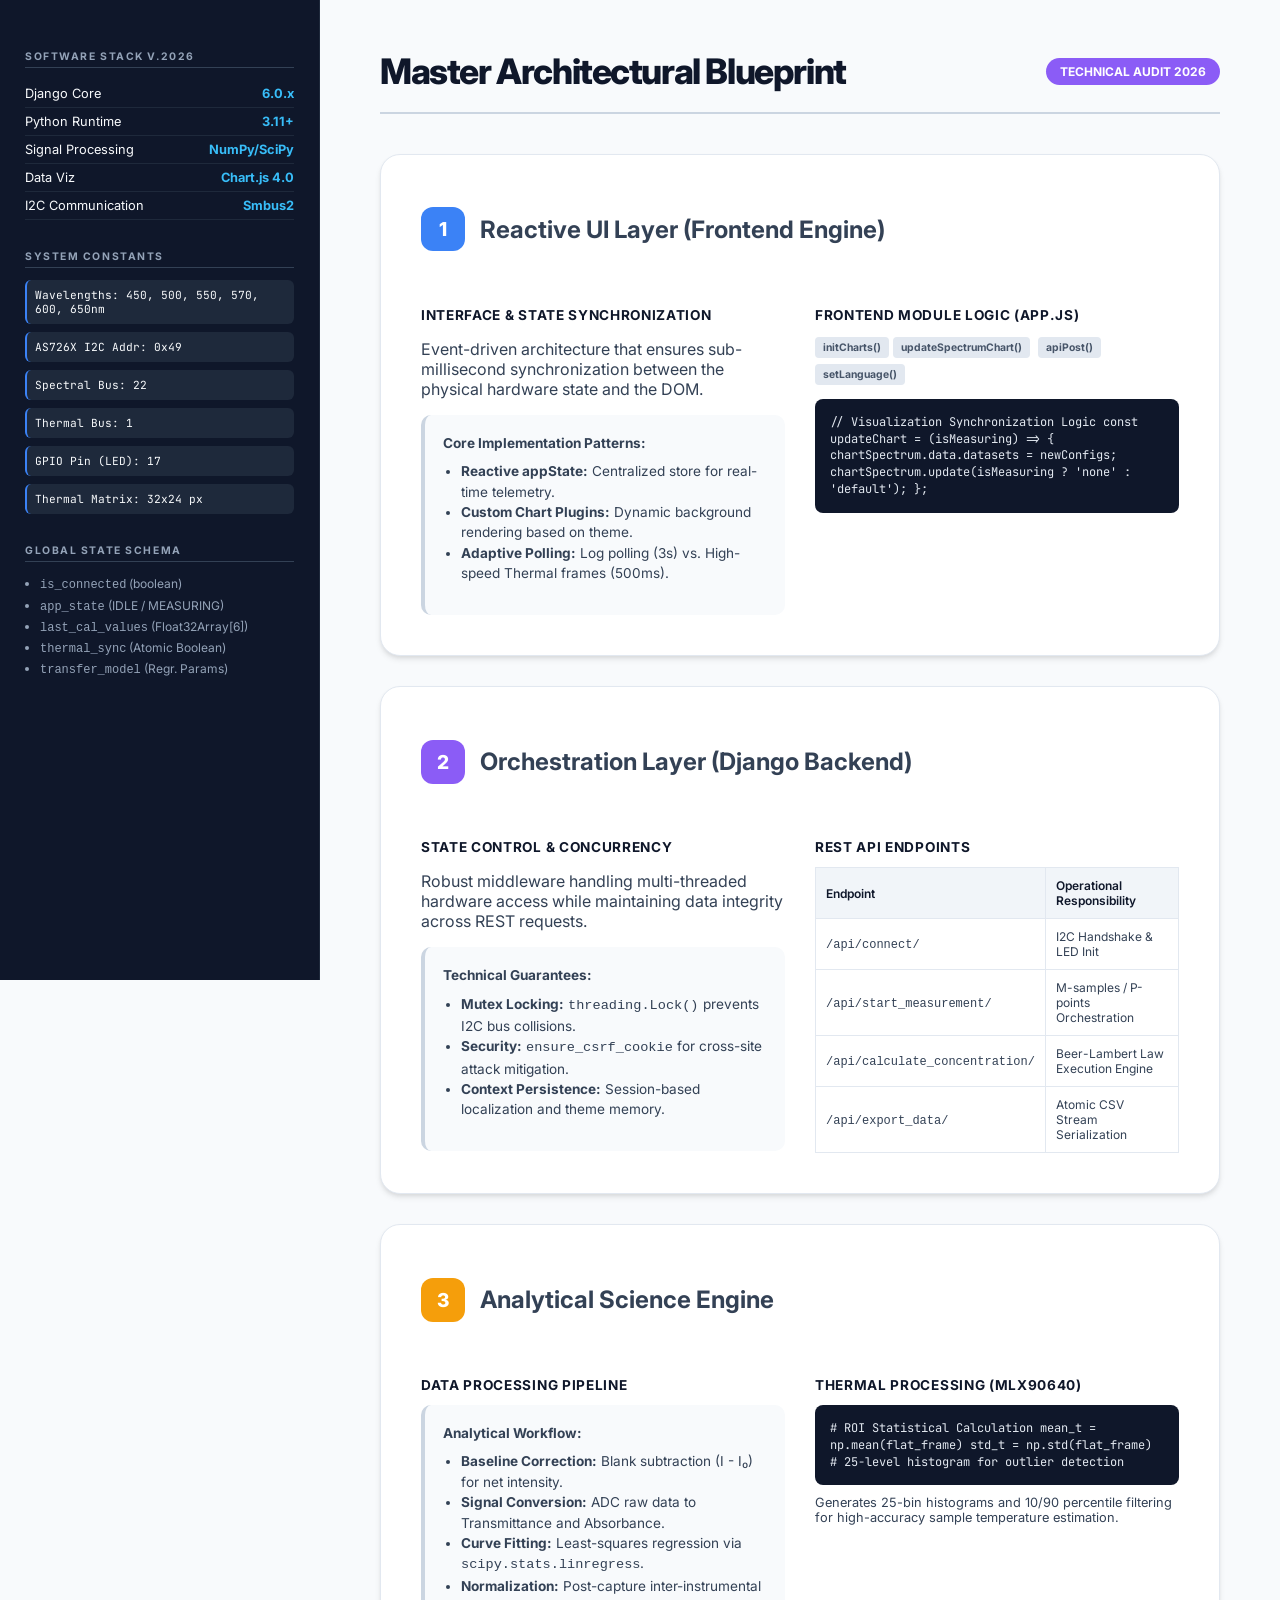
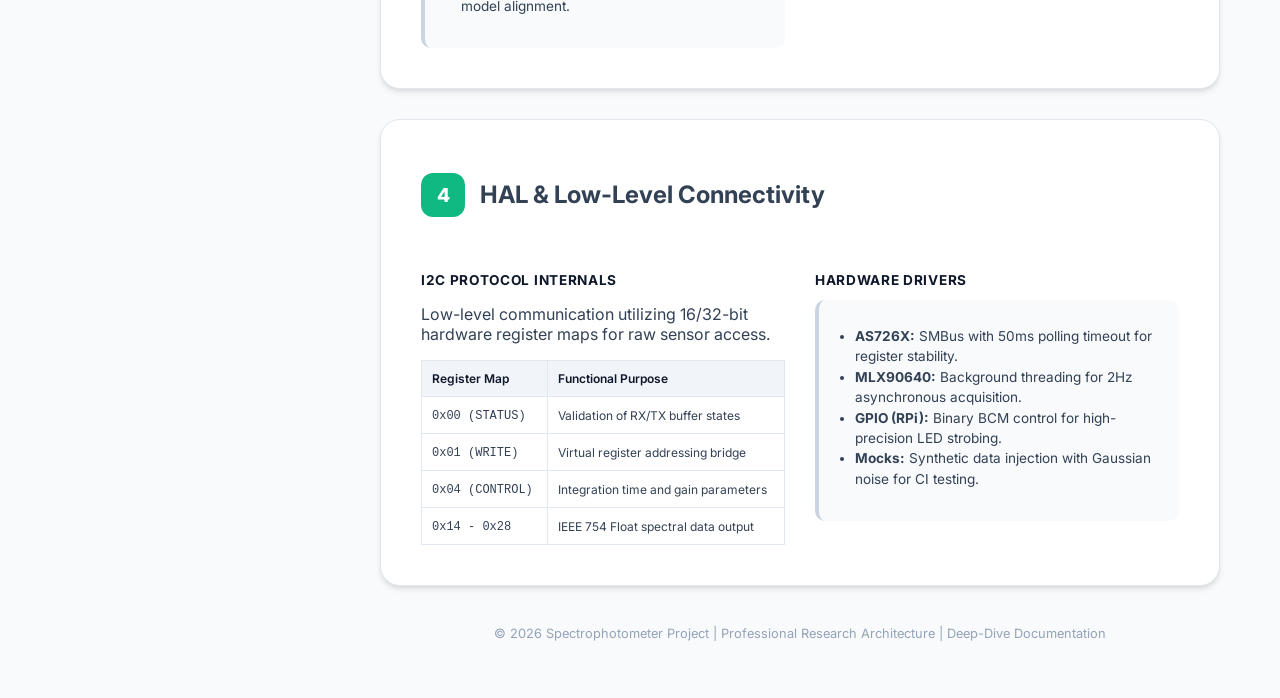
<file: arquitectura_maestra_definitiva.html>
<!--
  Copyright (c) 2026 Sebastian Herrera Betancur
  Biomicrosystems Research Group | Universidad de los Andes
  PROPRIETARY CODE - Unauthorized use, copying or distribution is strictly prohibited.
-->

<!DOCTYPE html>
<html lang="en">
<head>
    <meta charset="UTF-8">
    <meta name="viewport" content="width=device-width, initial-scale=1.0">
    <title>Master Technical Architecture - Spectrophotometer 2026</title>
    <style>
        @import url('https://fonts.googleapis.com/css2?family=Inter:wght@300;400;500;600;700;800&family=JetBrains+Mono:wght@400;500;600&display=swap');

        :root {
            --bg-color: #f8fafc;
            --sidebar-bg: #0f172a;
            --accent-l1: #3b82f6;
            --accent-l2: #8b5cf6;
            --accent-l3: #f59e0b;
            --accent-l4: #10b981;
            --text-main: #334155;
            --text-heading: #0f172a;
            --border-color: #e2e8f0;
            --card-shadow: 0 4px 6px -1px rgba(0, 0, 0, 0.1), 0 2px 4px -1px rgba(0, 0, 0, 0.06);
        }

        body {
            font-family: 'Inter', sans-serif;
            background-color: var(--bg-color);
            color: var(--text-main);
            margin: 0;
            display: grid;
            grid-template-columns: 320px 1fr;
            min-height: 100vh;
        }

        /* SIDEBAR - Technical Specs */
        aside {
            background: var(--sidebar-bg);
            color: #f8fafc;
            padding: 40px 25px;
            overflow-y: auto;
            border-right: 1px solid #1e293b;
            position: sticky;
            top: 0;
            height: 100vh;
        }

        .sidebar-section { margin-bottom: 30px; }
        .sidebar-section h3 {
            font-size: 0.65rem;
            text-transform: uppercase;
            letter-spacing: 0.15em;
            color: #94a3b8;
            margin-bottom: 12px;
            border-bottom: 1px solid #334155;
            padding-bottom: 4px;
        }

        .tech-list { list-style: none; padding: 0; margin: 0; }
        .tech-list li {
            display: flex;
            justify-content: space-between;
            font-size: 0.8rem;
            padding: 6px 0;
            border-bottom: 1px solid #1e293b;
        }
        .tech-list li b { color: #38bdf8; }

        .constants-grid {
            display: grid;
            grid-template-columns: 1fr;
            gap: 8px;
            font-family: 'JetBrains Mono', monospace;
            font-size: 0.7rem;
        }
        .const-item { 
            background: #1e293b; 
            padding: 8px; 
            border-radius: 6px;
            border-left: 2px solid var(--accent-l1);
        }

        /* MAIN - Architecture Deep Dive */
        main { padding: 50px 60px; }

        .header { 
            margin-bottom: 40px; 
            border-bottom: 2px solid #cbd5e1; 
            padding-bottom: 20px;
            display: flex;
            align-items: center;
            justify-content: space-between;
        }
        .header h1 { 
            font-size: 2.2rem; 
            font-weight: 800; 
            margin: 0; 
            letter-spacing: -0.04em; 
            color: var(--text-heading); 
        }
        .header .badge { 
            background: var(--accent-l2); 
            color: white; 
            padding: 6px 14px; 
            border-radius: 99px; 
            font-size: 0.75rem; 
            font-weight: 700;
        }

        .layer-block {
            background: white;
            border-radius: 20px;
            padding: 40px;
            margin-bottom: 30px;
            box-shadow: var(--card-shadow);
            border: 1px solid var(--border-color);
        }

        .layer-title {
            display: flex;
            align-items: center;
            gap: 15px;
            margin-bottom: 25px;
        }
        .layer-number {
            width: 44px;
            height: 44px;
            border-radius: 12px;
            display: flex;
            align-items: center;
            justify-content: center;
            color: white;
            font-weight: 800;
            font-size: 1.2rem;
        }

        .layer-content { display: grid; grid-template-columns: 1fr 1fr; gap: 30px; }

        .sub-section h4 {
            font-size: 0.85rem;
            text-transform: uppercase;
            color: var(--text-heading);
            margin-bottom: 12px;
            display: flex;
            align-items: center;
            gap: 8px;
            letter-spacing: 0.05em;
        }

        .deep-dive-box {
            background: #f8fafc;
            border-radius: 10px;
            padding: 18px;
            border-left: 4px solid #cbd5e1;
            font-size: 0.85rem;
            line-height: 1.5;
        }

        .code-snippet {
            font-family: 'JetBrains Mono', monospace;
            font-size: 0.75rem;
            background: #0f172a;
            color: #e2e8f0;
            padding: 15px;
            border-radius: 8px;
            margin-top: 10px;
            line-height: 1.4;
        }

        .tag {
            font-size: 0.65rem;
            font-weight: 700;
            padding: 4px 8px;
            border-radius: 4px;
            background: #e2e8f0;
            margin-right: 4px;
            margin-bottom: 4px;
            display: inline-block;
            color: #475569;
        }

        .protocol-table {
            width: 100%;
            font-size: 0.75rem;
            border-collapse: collapse;
            margin-top: 10px;
        }
        .protocol-table th, .protocol-table td { border: 1px solid #e2e8f0; padding: 10px; text-align: left; }
        .protocol-table th { background: #f1f5f9; color: var(--text-heading); font-weight: 600; }

        .bg-l1 { background: var(--accent-l1); }
        .bg-l2 { background: var(--accent-l2); }
        .bg-l3 { background: var(--accent-l3); }
        .bg-l4 { background: var(--accent-l4); }

        footer {
            margin-top: 40px;
            text-align: center;
            font-size: 0.8rem;
            color: #94a3b8;
        }
    </style>
</head>
<body>

    <aside>
        <div class="sidebar-section">
            <h3>SOFTWARE STACK V.2026</h3>
            <ul class="tech-list">
                <li>Django Core <b>6.0.x</b></li>
                <li>Python Runtime <b>3.11+</b></li>
                <li>Signal Processing <b>NumPy/SciPy</b></li>
                <li>Data Viz <b>Chart.js 4.0</b></li>
                <li>I2C Communication <b>Smbus2</b></li>
            </ul>
        </div>

        <div class="sidebar-section">
            <h3>SYSTEM CONSTANTS</h3>
            <div class="constants-grid">
                <div class="const-item">Wavelengths: 450, 500, 550, 570, 600, 650nm</div>
                <div class="const-item">AS726X I2C Addr: 0x49</div>
                <div class="const-item">Spectral Bus: 22</div>
                <div class="const-item">Thermal Bus: 1</div>
                <div class="const-item">GPIO Pin (LED): 17</div>
                <div class="const-item">Thermal Matrix: 32x24 px</div>
            </div>
        </div>

        <div class="sidebar-section">
            <h3>GLOBAL STATE SCHEMA</h3>
            <ul style="font-size: 0.75rem; color: #94a3b8; padding-left: 15px; line-height: 1.6;">
                <li><code>is_connected</code> (boolean)</li>
                <li><code>app_state</code> (IDLE / MEASURING)</li>
                <li><code>last_cal_values</code> (Float32Array[6])</li>
                <li><code>thermal_sync</code> (Atomic Boolean)</li>
                <li><code>transfer_model</code> (Regr. Params)</li>
            </ul>
        </div>
    </aside>

    <main>
        <div class="header">
            <h1>Master Architectural Blueprint</h1>
            <span class="badge">TECHNICAL AUDIT 2026</span>
        </div>

        <!-- LAYER 1 -->
        <div class="layer-block">
            <div class="layer-title">
                <div class="layer-number bg-l1">1</div>
                <h2>Reactive UI Layer (Frontend Engine)</h2>
            </div>
            <div class="layer-content">
                <div class="sub-section">
                    <h4>Interface & State Synchronization</h4>
                    <p>Event-driven architecture that ensures sub-millisecond synchronization between the physical hardware state and the DOM.</p>
                    <div class="deep-dive-box">
                        <b>Core Implementation Patterns:</b>
                        <ul style="margin-top: 8px; padding-left: 18px;">
                            <li><b>Reactive appState:</b> Centralized store for real-time telemetry.</li>
                            <li><b>Custom Chart Plugins:</b> Dynamic background rendering based on theme.</li>
                            <li><b>Adaptive Polling:</b> Log polling (3s) vs. High-speed Thermal frames (500ms).</li>
                        </ul>
                    </div>
                </div>
                <div class="sub-section">
                    <h4>Frontend Module Logic (app.js)</h4>
                    <div class="tag">initCharts()</div><div class="tag">updateSpectrumChart()</div>
                    <div class="tag">apiPost()</div><div class="tag">setLanguage()</div>
                    <div class="code-snippet">
// Visualization Synchronization Logic
const updateChart = (isMeasuring) => {
    chartSpectrum.data.datasets = newConfigs;
    chartSpectrum.update(isMeasuring ? 'none' : 'default');
};
                    </div>
                </div>
            </div>
        </div>

        <!-- LAYER 2 -->
        <div class="layer-block">
            <div class="layer-title">
                <div class="layer-number bg-l2">2</div>
                <h2>Orchestration Layer (Django Backend)</h2>
            </div>
            <div class="layer-content">
                <div class="sub-section">
                    <h4>State Control & Concurrency</h4>
                    <p>Robust middleware handling multi-threaded hardware access while maintaining data integrity across REST requests.</p>
                    <div class="deep-dive-box">
                        <b>Technical Guarantees:</b>
                        <ul style="margin-top: 8px; padding-left: 18px;">
                            <li><b>Mutex Locking:</b> <code>threading.Lock()</code> prevents I2C bus collisions.</li>
                            <li><b>Security:</b> <code>ensure_csrf_cookie</code> for cross-site attack mitigation.</li>
                            <li><b>Context Persistence:</b> Session-based localization and theme memory.</li>
                        </ul>
                    </div>
                </div>
                <div class="sub-section">
                    <h4>REST API Endpoints</h4>
                    <table class="protocol-table">
                        <tr><th>Endpoint</th><th>Operational Responsibility</th></tr>
                        <tr><td><code>/api/connect/</code></td><td>I2C Handshake & LED Init</td></tr>
                        <tr><td><code>/api/start_measurement/</code></td><td>M-samples / P-points Orchestration</td></tr>
                        <tr><td><code>/api/calculate_concentration/</code></td><td>Beer-Lambert Law Execution Engine</td></tr>
                        <tr><td><code>/api/export_data/</code></td><td>Atomic CSV Stream Serialization</td></tr>
                    </table>
                </div>
            </div>
        </div>

        <!-- LAYER 3 -->
        <div class="layer-block">
            <div class="layer-title">
                <div class="layer-number bg-l3">3</div>
                <h2>Analytical Science Engine</h2>
            </div>
            <div class="layer-content">
                <div class="sub-section">
                    <h4>Data Processing Pipeline</h4>
                    <div class="deep-dive-box">
                        <b>Analytical Workflow:</b>
                        <ul style="margin-top: 8px; padding-left: 18px;">
                            <li><b>Baseline Correction:</b> Blank subtraction (I - I₀) for net intensity.</li>
                            <li><b>Signal Conversion:</b> ADC raw data to Transmittance and Absorbance.</li>
                            <li><b>Curve Fitting:</b> Least-squares regression via <code>scipy.stats.linregress</code>.</li>
                            <li><b>Normalization:</b> Post-capture inter-instrumental model alignment.</li>
                        </ul>
                    </div>
                </div>
                <div class="sub-section">
                    <h4>Thermal Processing (MLX90640)</h4>
                    <div class="code-snippet">
# ROI Statistical Calculation
mean_t = np.mean(flat_frame)
std_t = np.std(flat_frame)
# 25-level histogram for outlier detection
                    </div>
                    <p style="font-size: 0.8rem; margin-top: 10px;">Generates 25-bin histograms and 10/90 percentile filtering for high-accuracy sample temperature estimation.</p>
                </div>
            </div>
        </div>

        <!-- LAYER 4 -->
        <div class="layer-block">
            <div class="layer-title">
                <div class="layer-number bg-l4">4</div>
                <h2>HAL & Low-Level Connectivity</h2>
            </div>
            <div class="layer-content">
                <div class="sub-section">
                    <h4>I2C Protocol Internals</h4>
                    <p>Low-level communication utilizing 16/32-bit hardware register maps for raw sensor access.</p>
                    <table class="protocol-table">
                        <tr><th>Register Map</th><th>Functional Purpose</th></tr>
                        <tr><td><code>0x00 (STATUS)</code></td><td>Validation of RX/TX buffer states</td></tr>
                        <tr><td><code>0x01 (WRITE)</code></td><td>Virtual register addressing bridge</td></tr>
                        <tr><td><code>0x04 (CONTROL)</code></td><td>Integration time and gain parameters</td></tr>
                        <tr><td><code>0x14 - 0x28</code></td><td>IEEE 754 Float spectral data output</td></tr>
                    </table>
                </div>
                <div class="sub-section">
                    <h4>Hardware Drivers</h4>
                    <div class="deep-dive-box">
                        <ul style="margin-top: 8px; padding-left: 18px;">
                            <li><b>AS726X:</b> SMBus with 50ms polling timeout for register stability.</li>
                            <li><b>MLX90640:</b> Background threading for 2Hz asynchronous acquisition.</li>
                            <li><b>GPIO (RPi):</b> Binary BCM control for high-precision LED strobing.</li>
                            <li><b>Mocks:</b> Synthetic data injection with Gaussian noise for CI testing.</li>
                        </ul>
                    </div>
                </div>
            </div>
        </div>

        <footer>
            <p>© 2026 Spectrophotometer Project | Professional Research Architecture | Deep-Dive Documentation</p>
        </footer>
    </main>

</body>
</html>
</file>
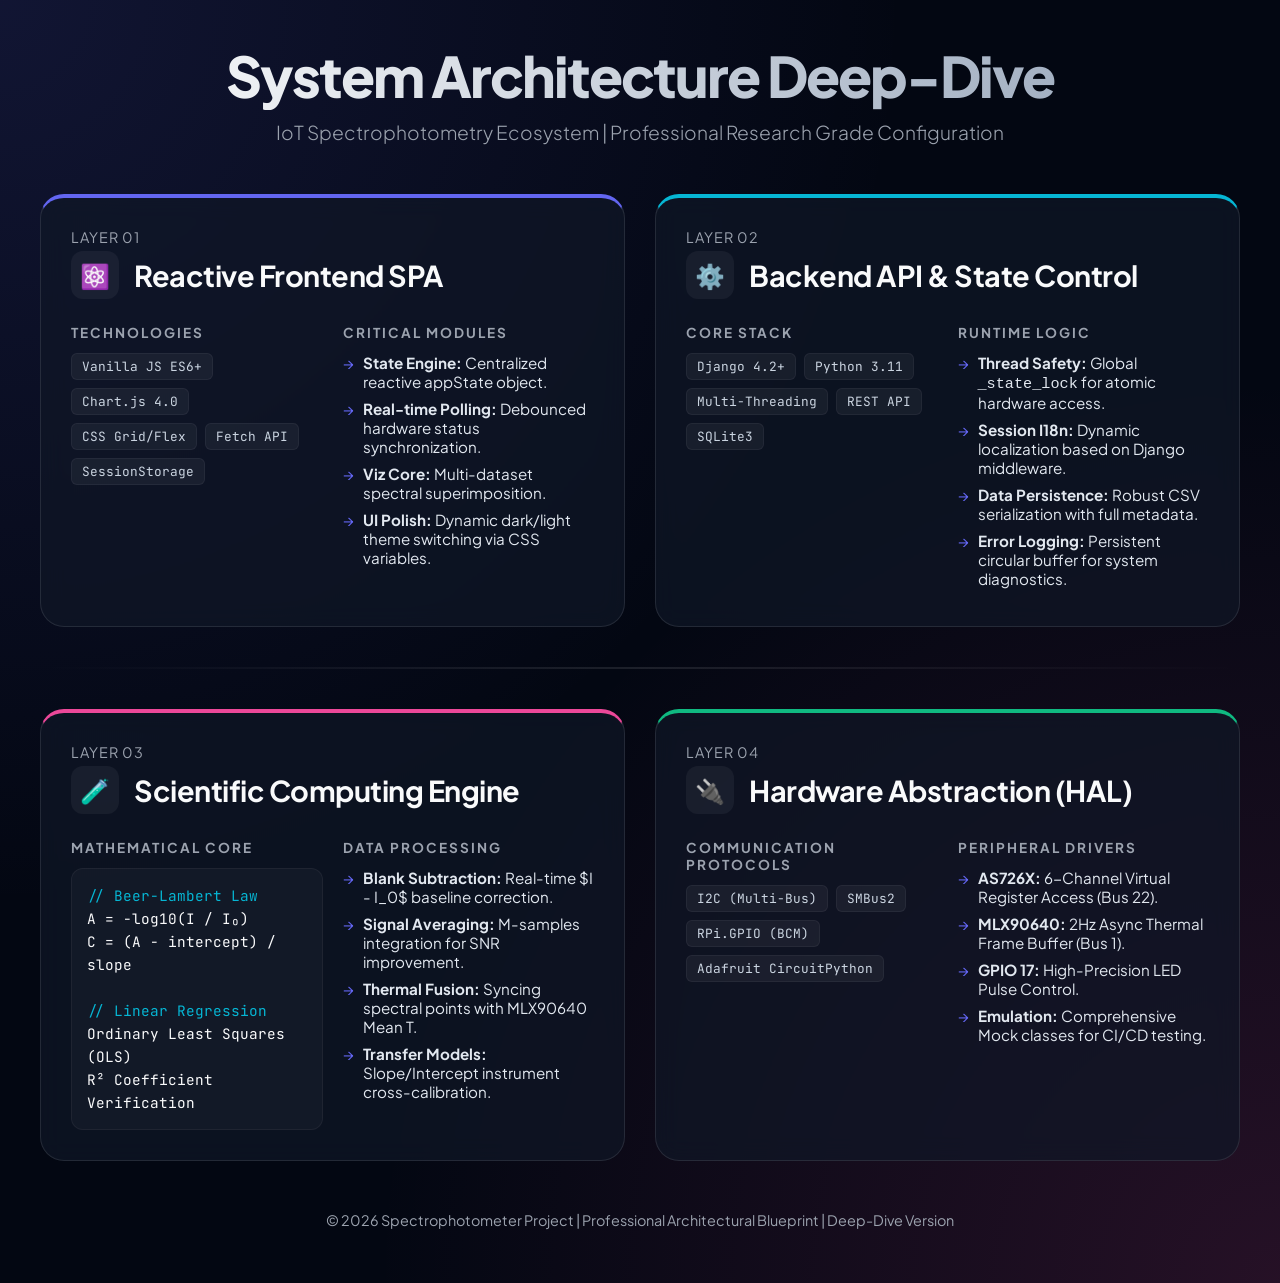
<file: arquitectura_poster_diapositiva.html>
<!--
  Copyright (c) 2026 Sebastian Herrera Betancur
  Biomicrosystems Research Group | Universidad de los Andes
  PROPRIETARY CODE - Unauthorized use, copying or distribution is strictly prohibited.
-->

<!DOCTYPE html>
<html lang="en">
<head>
    <meta charset="UTF-8">
    <meta name="viewport" content="width=device-width, initial-scale=1.0">
    <title>Advanced System Architecture - Spectrophotometer IoT</title>
    <style>
        @import url('https://fonts.googleapis.com/css2?family=Plus+Jakarta+Sans:wght@300;400;600;800&family=JetBrains+Mono:wght@400;700&display=swap');

        :root {
            --bg: #030712;
            --card-bg: rgba(17, 24, 39, 0.7);
            --border: rgba(255, 255, 255, 0.1);
            --accent-primary: #6366f1; /* Indigo */
            --accent-secondary: #06b6d4; /* Cyan */
            --accent-tertiary: #ec4899; /* Pink */
            --accent-quaternary: #10b981; /* Emerald */
            --text-main: #f9fafb;
            --text-muted: #9ca3af;
        }

        * { box-sizing: border-box; }

        body {
            font-family: 'Plus Jakarta Sans', sans-serif;
            background-color: var(--bg);
            background-image: 
                radial-gradient(circle at 0% 0%, rgba(99, 102, 241, 0.15) 0%, transparent 50%),
                radial-gradient(circle at 100% 100%, rgba(236, 72, 153, 0.15) 0%, transparent 50%);
            color: var(--text-main);
            margin: 0;
            padding: 40px;
            min-height: 100vh;
            display: flex;
            flex-direction: column;
            align-items: center;
        }

        .container {
            width: 100%;
            max-width: 1400px;
        }

        header {
            text-align: center;
            margin-bottom: 50px;
        }

        header h1 {
            font-size: 3.5rem;
            font-weight: 800;
            margin: 0;
            background: linear-gradient(to right, #fff, #94a3b8);
            -webkit-background-clip: text;
            -webkit-text-fill-color: transparent;
            letter-spacing: -2px;
        }

        header p {
            color: var(--text-muted);
            font-size: 1.2rem;
            margin-top: 10px;
            font-weight: 300;
        }

        .architecture-grid {
            display: grid;
            grid-template-columns: repeat(2, 1fr);
            gap: 30px;
        }

        .layer {
            background: var(--card-bg);
            backdrop-filter: blur(12px);
            border: 1px solid var(--border);
            border-radius: 24px;
            padding: 30px;
            position: relative;
            overflow: hidden;
            transition: transform 0.3s ease, border-color 0.3s ease;
        }

        .layer:hover {
            border-color: rgba(255, 255, 255, 0.2);
            transform: translateY(-5px);
        }

        .layer-header {
            display: flex;
            align-items: center;
            gap: 15px;
            margin-bottom: 25px;
        }

        .layer-icon {
            width: 48px;
            height: 48px;
            border-radius: 12px;
            display: flex;
            align-items: center;
            justify-content: center;
            font-size: 24px;
            background: rgba(255, 255, 255, 0.05);
        }

        .layer-title {
            font-size: 1.8rem;
            font-weight: 700;
            letter-spacing: -0.5px;
        }

        .layer-subtitle {
            font-size: 0.9rem;
            color: var(--text-muted);
            text-transform: uppercase;
            letter-spacing: 1px;
            display: block;
            margin-bottom: 5px;
        }

        .content-sections {
            display: grid;
            grid-template-columns: 1fr 1fr;
            gap: 20px;
        }

        .section h4 {
            margin: 0 0 12px;
            font-size: 0.85rem;
            color: var(--text-muted);
            text-transform: uppercase;
            letter-spacing: 2px;
        }

        .tag-cloud {
            display: flex;
            flex-wrap: wrap;
            gap: 8px;
        }

        .tag {
            font-family: 'JetBrains Mono', monospace;
            font-size: 0.8rem;
            background: rgba(255, 255, 255, 0.05);
            padding: 4px 10px;
            border-radius: 6px;
            border: 1px solid rgba(255, 255, 255, 0.05);
            color: #cbd5e1;
        }

        .feature-list {
            list-style: none;
            padding: 0;
            margin: 0;
        }

        .feature-list li {
            font-size: 0.95rem;
            margin-bottom: 8px;
            padding-left: 20px;
            position: relative;
            color: #e2e8f0;
        }

        .feature-list li::before {
            content: '→';
            position: absolute;
            left: 0;
            color: var(--accent-primary);
        }

        /* Layer Specific Accents */
        .layer-frontend { border-top: 4px solid var(--accent-primary); }
        .layer-frontend .layer-icon { color: var(--accent-primary); }
        
        .layer-backend { border-top: 4px solid var(--accent-secondary); }
        .layer-backend .layer-icon { color: var(--accent-secondary); }

        .layer-science { border-top: 4px solid var(--accent-tertiary); }
        .layer-science .layer-icon { color: var(--accent-tertiary); }

        .layer-hardware { border-top: 4px solid var(--accent-quaternary); }
        .layer-hardware .layer-icon { color: var(--accent-quaternary); }

        .math-box {
            background: rgba(255, 255, 255, 0.03);
            border: 1px solid rgba(255, 255, 255, 0.05);
            border-radius: 12px;
            padding: 15px;
            font-family: 'JetBrains Mono', monospace;
            font-size: 0.9rem;
            line-height: 1.6;
        }

        .highlight { color: var(--accent-secondary); }

        footer {
            margin-top: 50px;
            text-align: center;
            color: var(--text-muted);
            font-size: 0.9rem;
        }

        .flow-line {
            grid-column: 1 / -1;
            height: 2px;
            background: linear-gradient(to right, transparent, var(--border), transparent);
            margin: 10px 0;
        }

        @media (max-width: 1000px) {
            .architecture-grid { grid-template-columns: 1fr; }
            .content-sections { grid-template-columns: 1fr; }
        }
    </style>
</head>
<body>

    <div class="container">
        <header>
            <h1>System Architecture Deep-Dive</h1>
            <p>IoT Spectrophotometry Ecosystem | Professional Research Grade Configuration</p>
        </header>

        <div class="architecture-grid">
            
            <!-- LAYER 1: REACTIVE FRONTEND -->
            <div class="layer layer-frontend">
                <span class="layer-subtitle">Layer 01</span>
                <div class="layer-header">
                    <div class="layer-icon">⚛️</div>
                    <div class="layer-title">Reactive Frontend SPA</div>
                </div>
                <div class="content-sections">
                    <div class="section">
                        <h4>Technologies</h4>
                        <div class="tag-cloud">
                            <span class="tag">Vanilla JS ES6+</span>
                            <span class="tag">Chart.js 4.0</span>
                            <span class="tag">CSS Grid/Flex</span>
                            <span class="tag">Fetch API</span>
                            <span class="tag">SessionStorage</span>
                        </div>
                    </div>
                    <div class="section">
                        <h4>Critical Modules</h4>
                        <ul class="feature-list">
                            <li><b>State Engine:</b> Centralized reactive appState object.</li>
                            <li><b>Real-time Polling:</b> Debounced hardware status synchronization.</li>
                            <li><b>Viz Core:</b> Multi-dataset spectral superimposition.</li>
                            <li><b>UI Polish:</b> Dynamic dark/light theme switching via CSS variables.</li>
                        </ul>
                    </div>
                </div>
            </div>

            <!-- LAYER 2: BACKEND API & CONTROL -->
            <div class="layer layer-backend">
                <span class="layer-subtitle">Layer 02</span>
                <div class="layer-header">
                    <div class="layer-icon">⚙️</div>
                    <div class="layer-title">Backend API & State Control</div>
                </div>
                <div class="content-sections">
                    <div class="section">
                        <h4>Core Stack</h4>
                        <div class="tag-cloud">
                            <span class="tag">Django 4.2+</span>
                            <span class="tag">Python 3.11</span>
                            <span class="tag">Multi-Threading</span>
                            <span class="tag">REST API</span>
                            <span class="tag">SQLite3</span>
                        </div>
                    </div>
                    <div class="section">
                        <h4>Runtime Logic</h4>
                        <ul class="feature-list">
                            <li><b>Thread Safety:</b> Global <code>_state_lock</code> for atomic hardware access.</li>
                            <li><b>Session I18n:</b> Dynamic localization based on Django middleware.</li>
                            <li><b>Data Persistence:</b> Robust CSV serialization with full metadata.</li>
                            <li><b>Error Logging:</b> Persistent circular buffer for system diagnostics.</li>
                        </ul>
                    </div>
                </div>
            </div>

            <div class="flow-line"></div>

            <!-- LAYER 3: SCIENTIFIC COMPUTING -->
            <div class="layer layer-science">
                <span class="layer-subtitle">Layer 03</span>
                <div class="layer-header">
                    <div class="layer-icon">🧪</div>
                    <div class="layer-title">Scientific Computing Engine</div>
                </div>
                <div class="content-sections">
                    <div class="section">
                        <h4>Mathematical Core</h4>
                        <div class="math-box">
                            <span class="highlight">// Beer-Lambert Law</span><br>
                            A = -log10(I / I₀)<br>
                            C = (A - intercept) / slope<br><br>
                            <span class="highlight">// Linear Regression</span><br>
                            Ordinary Least Squares (OLS)<br>
                            R² Coefficient Verification
                        </div>
                    </div>
                    <div class="section">
                        <h4>Data Processing</h4>
                        <ul class="feature-list">
                            <li><b>Blank Subtraction:</b> Real-time $I - I_0$ baseline correction.</li>
                            <li><b>Signal Averaging:</b> M-samples integration for SNR improvement.</li>
                            <li><b>Thermal Fusion:</b> Syncing spectral points with MLX90640 Mean T.</li>
                            <li><b>Transfer Models:</b> Slope/Intercept instrument cross-calibration.</li>
                        </ul>
                    </div>
                </div>
            </div>

            <!-- LAYER 4: HARDWARE HAL -->
            <div class="layer layer-hardware">
                <span class="layer-subtitle">Layer 04</span>
                <div class="layer-header">
                    <div class="layer-icon">🔌</div>
                    <div class="layer-title">Hardware Abstraction (HAL)</div>
                </div>
                <div class="content-sections">
                    <div class="section">
                        <h4>Communication Protocols</h4>
                        <div class="tag-cloud">
                            <span class="tag">I2C (Multi-Bus)</span>
                            <span class="tag">SMBus2</span>
                            <span class="tag">RPi.GPIO (BCM)</span>
                            <span class="tag">Adafruit CircuitPython</span>
                        </div>
                    </div>
                    <div class="section">
                        <h4>Peripheral Drivers</h4>
                        <ul class="feature-list">
                            <li><b>AS726X:</b> 6-Channel Virtual Register Access (Bus 22).</li>
                            <li><b>MLX90640:</b> 2Hz Async Thermal Frame Buffer (Bus 1).</li>
                            <li><b>GPIO 17:</b> High-Precision LED Pulse Control.</li>
                            <li><b>Emulation:</b> Comprehensive Mock classes for CI/CD testing.</li>
                        </ul>
                    </div>
                </div>
            </div>

        </div>

        <footer>
            <p>© 2026 Spectrophotometer Project | Professional Architectural Blueprint | Deep-Dive Version</p>
        </footer>
    </div>

</body>
</html>
</file>
